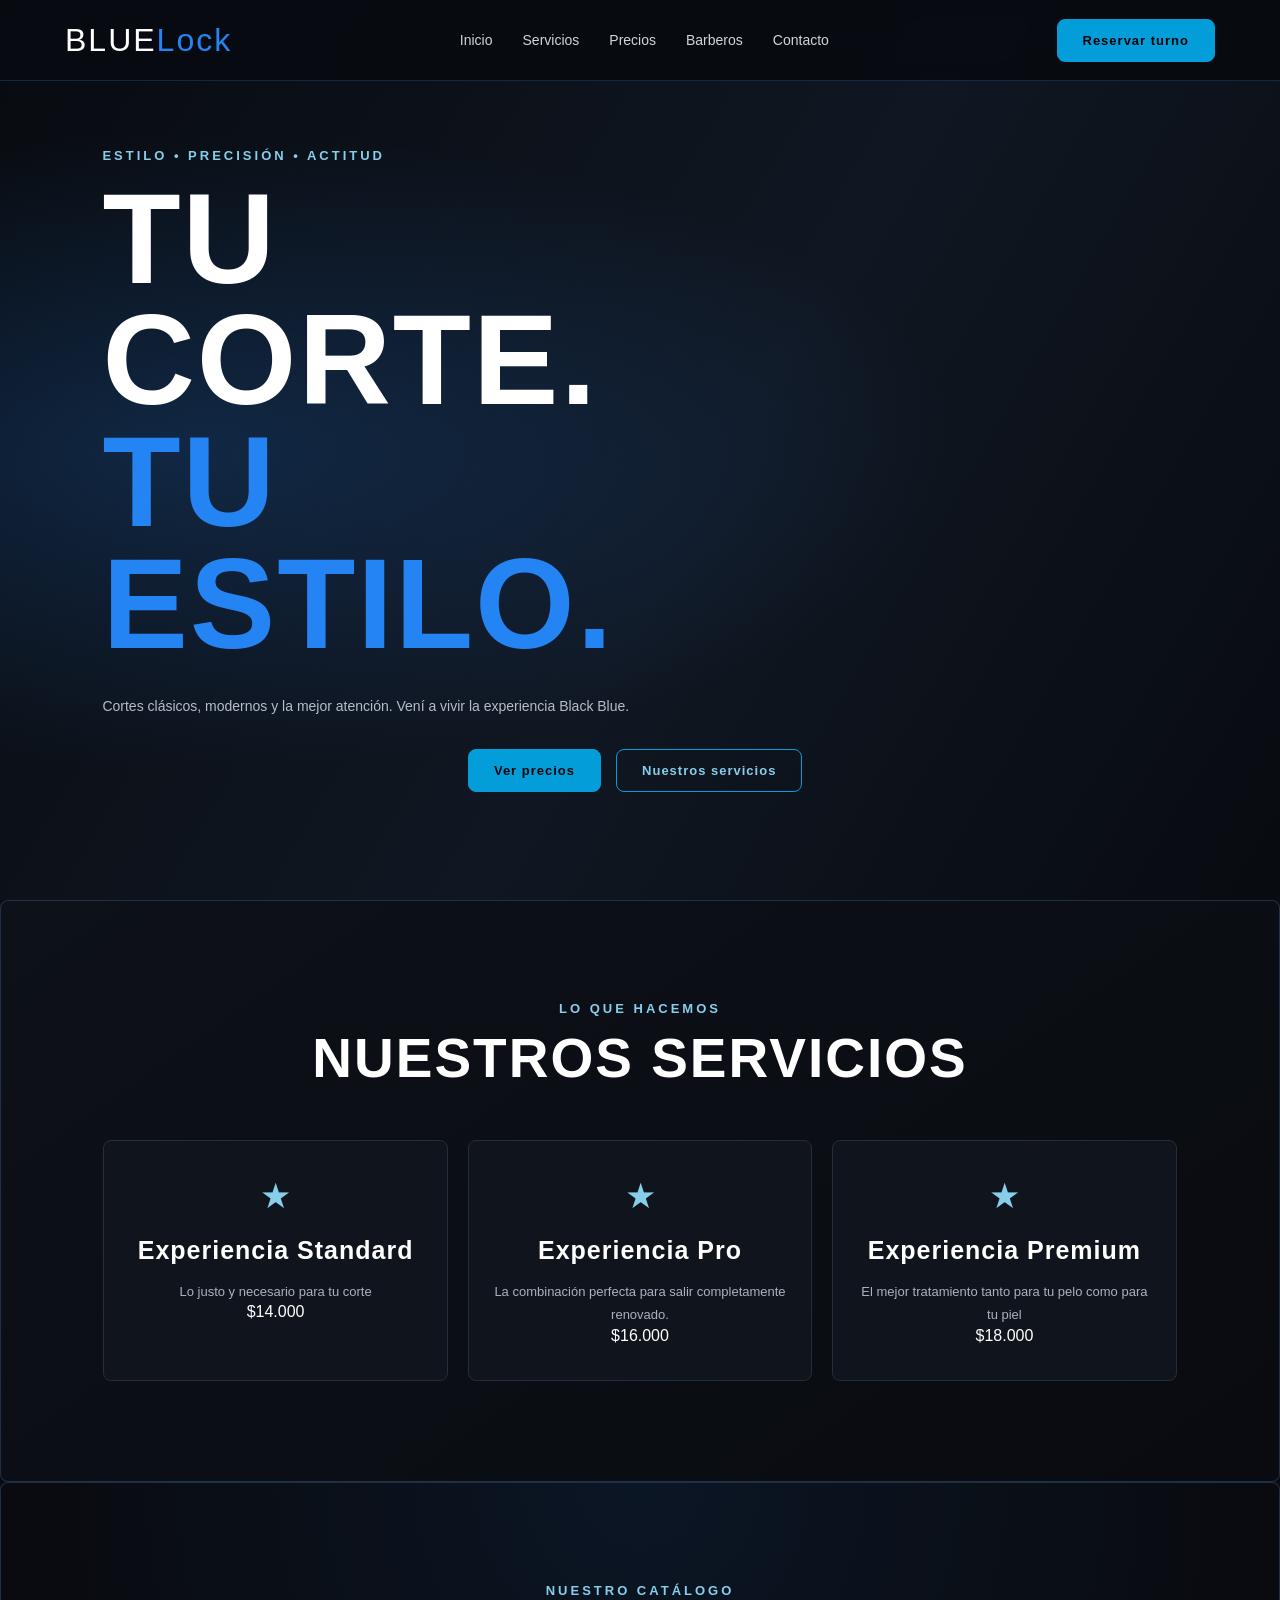
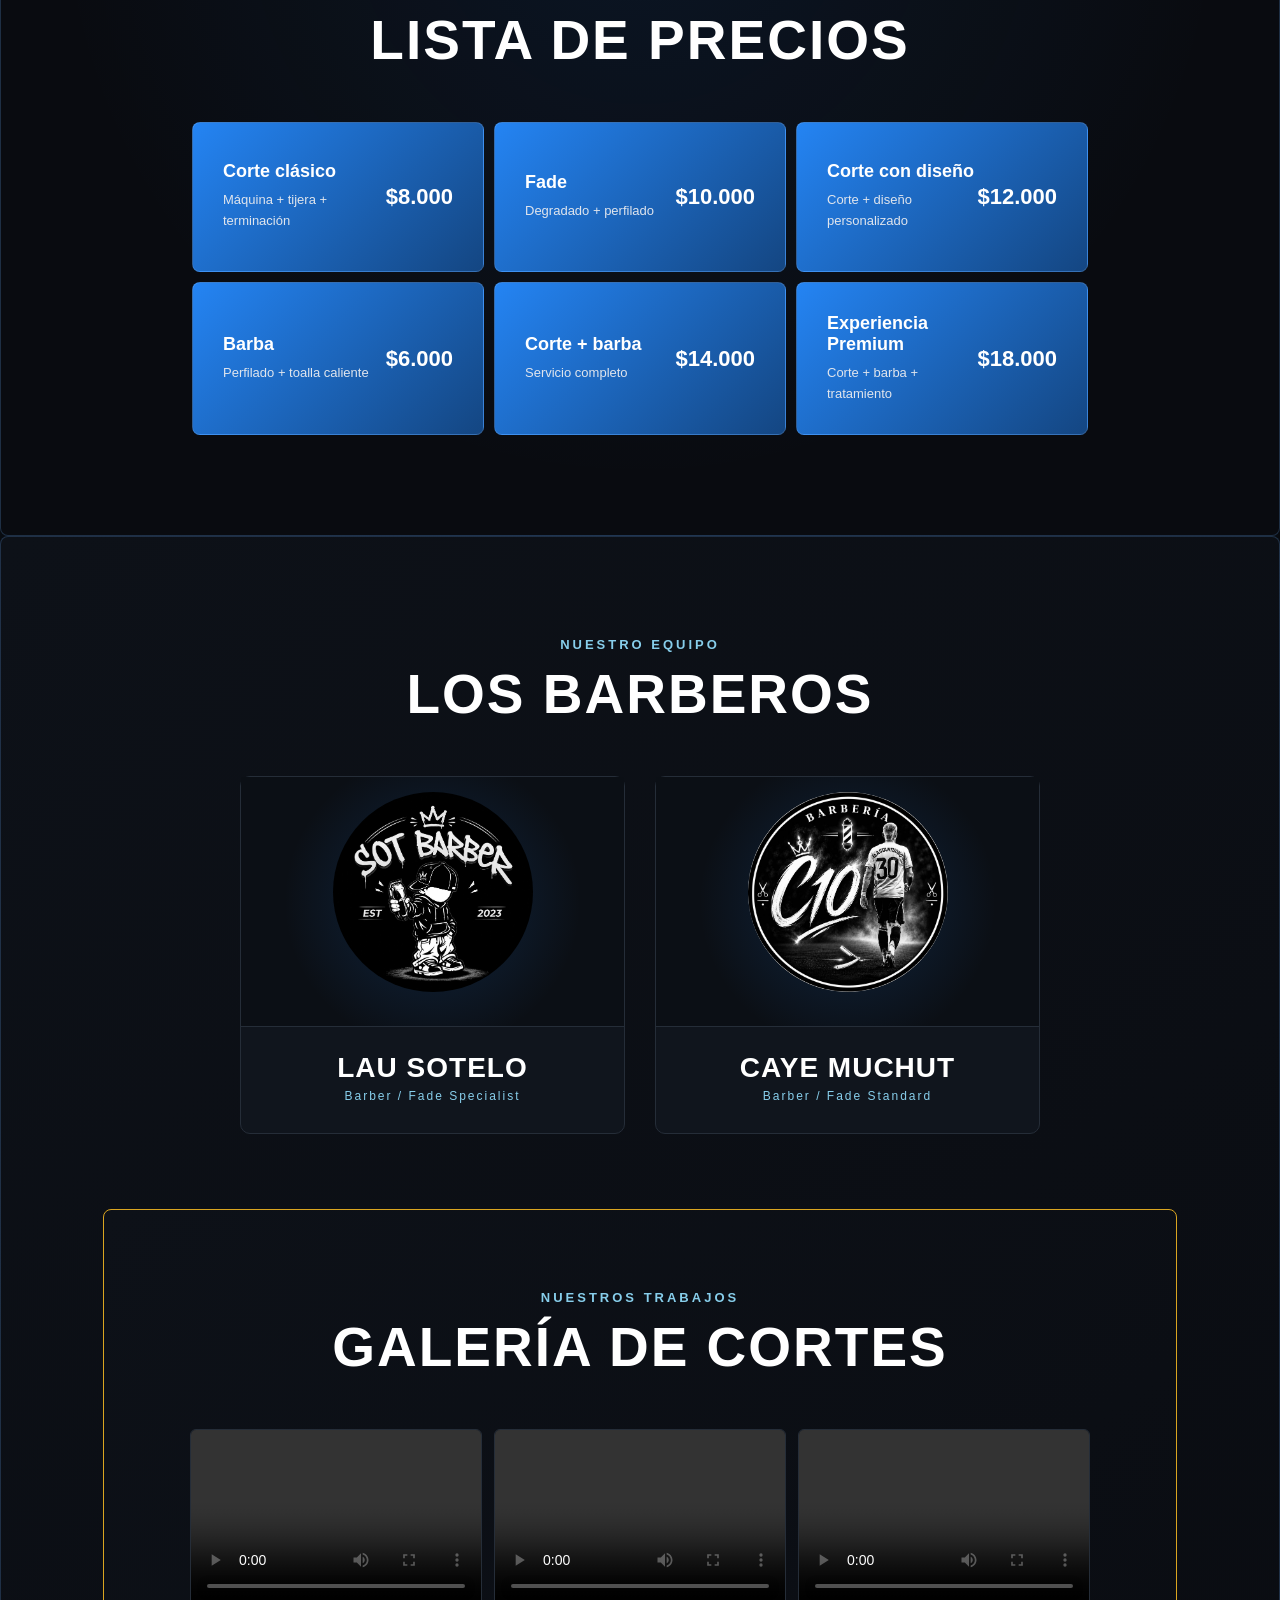
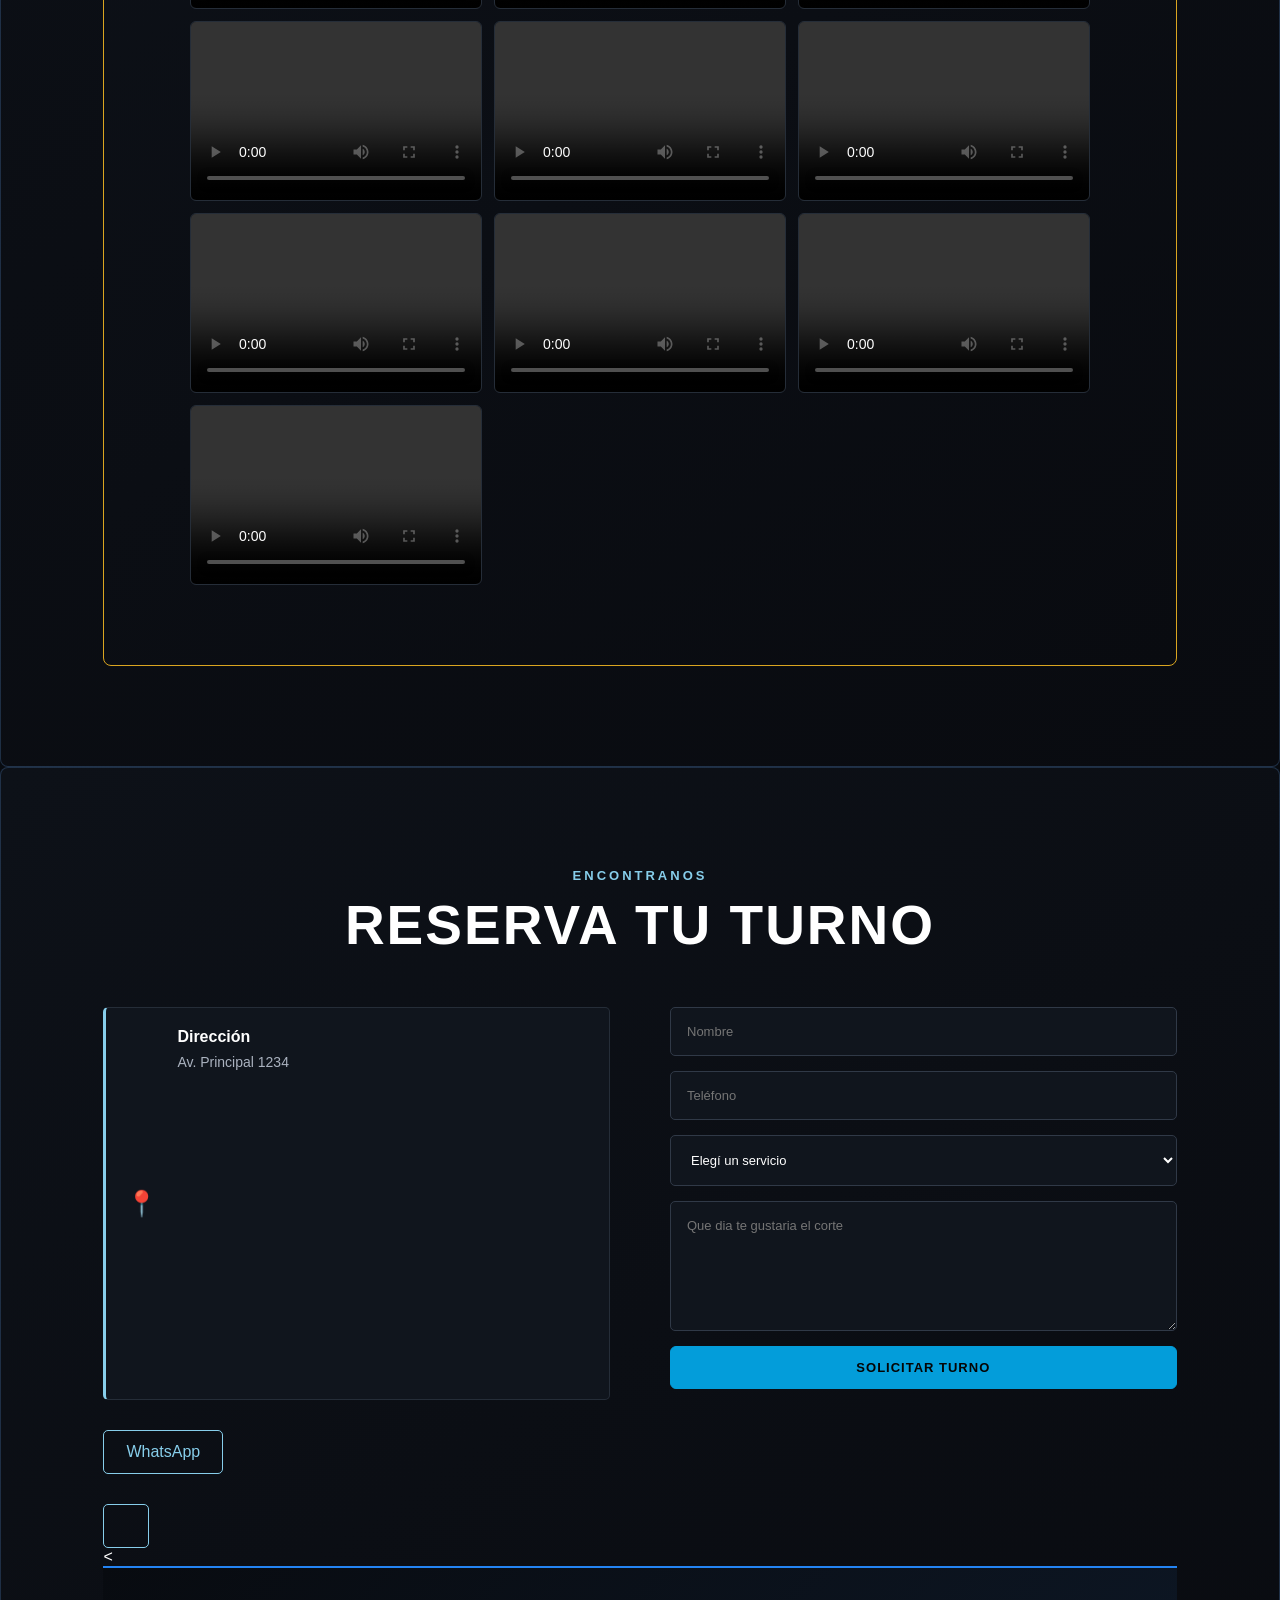
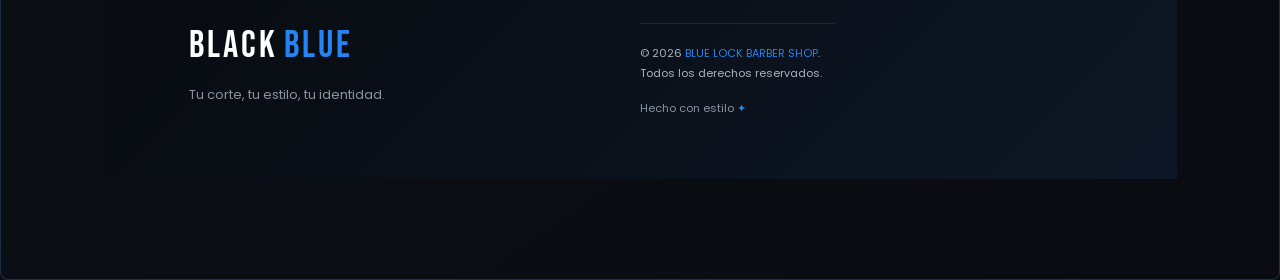
<file: paginaweb/index.html>
<!DOCTYPE html>
<html lang="es">

<head>
    <meta charset="UTF-8">
    <meta name="viewport" content="width=device-width, initial-scale=1.0">
    <title>Blue Lock Barber Shop</title>

    <link rel="preconnect" href="https://fonts.googleapis.com">
    <link rel="preconnect" href="https://fonts.gstatic.com" crossorigin>
    <link rel="stylesheet" href="pag3.css">
    <link
        href="https://fonts.googleapis.com/css2?family=Bebas+Neue&family=Poppins:wght@300;400;500;600;700&display=swap"
        rel="stylesheet">


</head>



<body>


    <header class="header">
        <nav class="navbar">
            <a href="#" class="logo">
                BLUE<span>Lock</span>
            </a>

            <ul class="nav-links">
                <li><a href="#inicio">Inicio</a></li>
                <li><a href="#servicios">Servicios</a></li>
                <li><a href="#precios">Precios</a></li>
                <li><a href="#barberos">Barberos</a></li>
                <li><a href="#contacto">Contacto</a></li>
            </ul>

            <a href="#contacto" class="btn">Reservar turno</a>
        </nav>
    </header>


    <section class="gold" id="inicio">
        <div class="gold-content">
            <p class="subtitle">ESTILO • PRECISIÓN • ACTITUD</p>

            <h1>
                TU CORTE.<br>
                <span>TU ESTILO.</span>
            </h1>

            <p class="gold-text">
                Cortes clásicos, modernos y la mejor atención.
                Vení a vivir la experiencia Black Blue.
            </p>

            <div class="gold-buttons">
                <a href="#precios" class="btn">Ver precios</a>
                <a href="#servicios" class="btn btn-outline">Nuestros servicios</a>
            </div>
        </div>
    </section>

    <section class="section" id="servicio">
        <div class="section-title">
            <p>LO QUE HACEMOS</p>
            <h2>NUESTROS SERVICIOS</h2>
        </div>

        <div id="servicios">
            <article class="service-card">
                <div class="service-icon">★</div>
                <h3>Experiencia Standard</h3>
                <p>
                    Lo justo y necesario para tu corte
                </p>
                <span>$14.000</span>
            </article>

            <article class="service-card">
                <div class="service-icon">★</div>
                <h3>Experiencia Pro</h3>
                <p>
                    La combinación perfecta para salir
                    completamente renovado.
                </p>
                <span>$16.000</span>
            </article>

            <article class="service-card">
                <div class="service-icon">★</div>
                <h3>Experiencia Premium</h3>
                <p>
                    El mejor tratamiento tanto para tu pelo como para tu piel
                </p>
                <span>$18.000</span>
            </article>
        </div>
    </section>
    <section class="prices-section" id="precios">
        <div class="section-title">
            <p>NUESTRO CATÁLOGO</p>
            <h2>LISTA DE PRECIOS</h2>
        </div>

        <div class="price-list">

            <div class="price-item">
                <div>
                    <h3>Corte clásico</h3>
                    <p>Máquina + tijera + terminación</p>
                </div>
                <strong>$8.000</strong>
            </div>

            <div class="price-item">
                <div>
                    <h3>Fade</h3>
                    <p>Degradado + perfilado</p>
                </div>
                <strong>$10.000</strong>
            </div>

            <div class="price-item">
                <div>
                    <h3>Corte con diseño</h3>
                    <p>Corte + diseño personalizado</p>
                </div>
                <strong>$12.000</strong>
            </div>

            <div class="price-item">
                <div>
                    <h3>Barba</h3>
                    <p>Perfilado + toalla caliente</p>
                </div>
                <strong>$6.000</strong>
            </div>

            <div class="price-item">
                <div>
                    <h3>Corte + barba</h3>
                    <p>Servicio completo</p>
                </div>
                <strong>$14.000</strong>
            </div>

            <div class="price-item">
                <div>
                    <h3>Experiencia Premium</h3>
                    <p>Corte + barba + tratamiento</p>
                </div>
                <strong>$18.000</strong>
            </div>

        </div>



    </section>

    <section class="section" id="barberos">
        <div class="section-title">
            <p>NUESTRO EQUIPO</p>
            <h2>LOS BARBEROS</h2>
        </div>

        <div class="barbers-grid">

            <article class="barber-card">
                <div class="barber-photo barber-1">
                    <span><img src="WhatsApp Image 2026-09-29 at 15.46.23.jpeg" alt=""></span>
                </div>
                <h3>LAU SOTELO</h3>
                <p>Barber / Fade Specialist</p>
            </article>

            <article class="barber-card">
                <div class="barber-photo barber-1">
                    <span><img src="logo barber.jpeg" alt=""></span>
                </div>
                <h3>CAYE MUCHUT</h3>
                <p>Barber / Fade Standard</p>
            </article>
        </div>

        <section class="gallery" id="galeria">


            <div class="section-title">
                <p>NUESTROS TRABAJOS</p>
                <h2>GALERÍA DE CORTES</h2>
            </div>

            <div class="gallery-grid">
                <div class="gallery-item"> <video src="corte1.mp4" controls></video> </div>
                <div class="gallery-item"> <video src="corte2.mp4" controls></video> </div>
                <div class="gallery-item"> <video src="corte3.mp4" controls></video> </div>
                <div class="gallery-item"> <video src="corte4.mp4" controls></video> </div>
                <div class="gallery-item"> <video src="corte5.mp4" controls></video> </div>
                <div class="gallery-item"> <video src="corte6.mp4" controls></video> </div>
                <div class="gallery-item"> <video src="corte7.mp4" controls></video> </div>
                <div class="gallery-item"> <video src="corte8.mp4" controls></video> </div>
                <div class="gallery-item"> <video src="corte9.mp4" controls></video> </div>
                <div class="gallery-item"> <video src="corte10.mp4" controls></video> </div>
            </div>

        </section>


    </section>
    <section class="contact" id="contacto">

        <div class="section-title">
            <p>ENCONTRANOS</p>
            <h2>RESERVA TU TURNO</h2>
        </div>

        <div class="contact-grid">

            <div class="contact-info">
                <div class="contact-item">
                    <span>📍</span>
                    <div>
                        <h3>Dirección</h3>
                        <p>Av. Principal 1234</p>
                        <iframe
                            src="https://www.google.com/maps/embed?pb=!1m18!1m12!1m3!1d3484.4854401359385!2d-59.64744952523362!3d-29.15036399039323!2m3!1f0!2f0!3f0!3m2!1i1024!2i768!4f13.1!3m3!1m2!1s0x944ebabd51a455f7%3A0xe380da6dedbdb65!2sEETP%20N%C2%B0%20462!5e0!3m2!1sen!2sar!4v1789754345424!5m2!1sen!2sar"
                            width="400" height="300" style="border:0;" allowfullscreen="" loading="lazy"
                            referrerpolicy="strict-origin-when-cross-origin"></iframe>
                    </div>
                </div>

                <div class="socials">
                    <a href="https://wa.me/5493482501317"> WhatsApp</a>

                </div>

                <div class="socials">
                    <a href="https://www.instagram.com/c10_barber/"><svg xmlns="http://www.w3.org/2000/svg"
                            viewBox="0 0 640 640"><!--!Font Awesome Free v7.3.1 by @fontawesome - https://fontawesome.com License - https://fontawesome.com/license/free Copyright 2026 Fonticons, Inc.-->
                            <path
                                d="M320.3 205C256.8 204.8 205.2 256.2 205 319.7C204.8 383.2 256.2 434.8 319.7 435C383.2 435.2 434.8 383.8 435 320.3C435.2 256.8 383.8 205.2 320.3 205zM319.7 245.4C360.9 245.2 394.4 278.5 394.6 319.7C394.8 360.9 361.5 394.4 320.3 394.6C279.1 394.8 245.6 361.5 245.4 320.3C245.2 279.1 278.5 245.6 319.7 245.4zM413.1 200.3C413.1 185.5 425.1 173.5 439.9 173.5C454.7 173.5 466.7 185.5 466.7 200.3C466.7 215.1 454.7 227.1 439.9 227.1C425.1 227.1 413.1 215.1 413.1 200.3zM542.8 227.5C541.1 191.6 532.9 159.8 506.6 133.6C480.4 107.4 448.6 99.2 412.7 97.4C375.7 95.3 264.8 95.3 227.8 97.4C192 99.1 160.2 107.3 133.9 133.5C107.6 159.7 99.5 191.5 97.7 227.4C95.6 264.4 95.6 375.3 97.7 412.3C99.4 448.2 107.6 480 133.9 506.2C160.2 532.4 191.9 540.6 227.8 542.4C264.8 544.5 375.7 544.5 412.7 542.4C448.6 540.7 480.4 532.5 506.6 506.2C532.8 480 541 448.2 542.8 412.3C544.9 375.3 544.9 264.5 542.8 227.5zM495 452C487.2 471.6 472.1 486.7 452.4 494.6C422.9 506.3 352.9 503.6 320.3 503.6C287.7 503.6 217.6 506.2 188.2 494.6C168.6 486.8 153.5 471.7 145.6 452C133.9 422.5 136.6 352.5 136.6 319.9C136.6 287.3 134 217.2 145.6 187.8C153.4 168.2 168.5 153.1 188.2 145.2C217.7 133.5 287.7 136.2 320.3 136.2C352.9 136.2 423 133.6 452.4 145.2C472 153 487.1 168.1 495 187.8C506.7 217.3 504 287.3 504 319.9C504 352.5 506.7 422.6 495 452z" />
                        </svg></a>

                </div>
            </div>

            <form class="contact-form" action="https://formsubmit.co/laureanosotelo345@gmail.com" method="POST">

                <input type="text" placeholder="Nombre" required name="nombre">

                <input type="tel" placeholder="Teléfono" required name="telefono">

                <select required name="servicio">
                    <option value="">Elegí un servicio</option>
                    <option>Corte clásico</option>
                    <option>Fade</option>
                    <option>Barba</option>
                    <option>Corte + Barba</option>
                    <option>Experiencia Premium</option>
                </select>

                <textarea placeholder="Que dia te gustaria el corte" name="Mensaje"></textarea>

                <button type="submit" class="btn">
                    SOLICITAR TURNO
                </button>

            </form>
        </div>
    <    

            <footer class="footer">
                <div class="footer-container">

                    <div class="footer-brand">
                        <a href="#inicio" class="footer-logo">
                            BLACK<span>BLUE</span>
                        </a>

                        <p>
                            Tu corte, tu estilo, tu identidad.

                        </p>
                    </div>


                    <div class="footer-bottom">
                        <p>
                            © 2026 <span> BLUE LOCK BARBER SHOP</span>.
                            Todos los derechos reservados.
                        </p>

                        <p class="footer-credit">
                            Hecho con estilo <span>✦</span>
                        </p>
                    </div>
            </footer>


</body>

</html>
</file>
<file: paginaweb/pag3.css>
:root {
    --gold: rgb(36, 132, 243);
    --black: #050505;
    --dark: #080808;
    --gray: #aaa;
}

* {
    margin: 0;
    padding: 0;
    box-sizing: border-box;
}

html {
    scroll-behavior: smooth;
}

body {
    background: #080b10;
    color: white;
    font-family: "Montserrat", sans-serif;
}

a {
    text-decoration: none;
}

ul {
    list-style: none;
}


.header {
    position: fixed;
    top: 0;
    left: 0;
    width: 100%;
    background: rgba(8, 11, 16, 0.94);
    backdrop-filter: blur(10px);
    border-bottom: 1px solid rgba(36, 132, 243, 0.25);
    z-index: 1000;
}

.navbar {
    max-width: 1200px;
    height: 80px;
    margin: auto;
    display: flex;
    align-items: center;
    justify-content: space-between;
    padding: 0 25px;
}

.logo {
    font-family: "Oswald", sans-serif;
    font-size: 32px;
    letter-spacing: 2px;
    color: white;
}

.logo span {
    color: rgb(36, 132, 243);
}

.nav-links {
    display: flex;
    gap: 30px;
}

.nav-links a {
    color: #d0d5dd;
    font-size: 14px;
    transition: 0.3s;
}

.nav-links a:hover {
    color: goldenrod;
}



.btn {
    display: inline-block;
    padding: 13px 25px;
    background: rgb(3, 157, 218);
    color: #050505;
    border-radius: 8px;
    font-weight: 700;
    font-size: 13px;
    letter-spacing: 1px;
    border: 1px solid rgb(3, 157, 218);
    transition: 0.3s;
}

.btn:hover {
    background: linear-gradient(
        135deg,
        rgb(36, 132, 243),
        #080b10
    );
    color: white;
}

.btn-outline {
    background: transparent;
    color: skyblue;
}


.gold {
    min-height: 100vh;
    display: flex;
    align-items: center;
    padding: 120px 8% 80px;
    background:
        radial-gradient(
            ellipse at 15% 50%,
            rgba(36, 132, 243, 0.20),
            transparent 50%
        ),
        linear-gradient(
            120deg,
            #080b10,
            #101722 55%,
            #080b10
        );
}

.gold-content {
    max-width: 700px;
}

.subtitle,
.section-title p,
.cta p {
    color: skyblue;
    font-size: 13px;
    font-weight: 600;
    letter-spacing: 3px;
}

.gold h1 {
    margin: 15px 0;
    font-family: "Oswald", sans-serif;
    font-size: clamp(70px, 10vw, 130px);
    line-height: 0.95;
    letter-spacing: 2px;
}

.gold h1 span {
    color: rgb(36, 132, 243);
}

.gold-text {
    max-width: 550px;
    margin: 30px 0;
    color: #b6bdc8;
    line-height: 1.8;
    font-size: 14px;
}

.gold-buttons {
    display: flex;
    gap: 15px;
    justify-content: end;
}



.section {
    padding: 100px 8%;
    background: linear-gradient(145deg, #0d1118, #090b10);
    border: 1px solid rgba(80, 130, 190, 0.30);
    border-radius: 8px;
}

.section-title {
    text-align: center;
    margin-bottom: 50px;
}

.section-title h2 {
    font-family: "Oswald", sans-serif;
    font-size: 55px;
    letter-spacing: 2px;
    margin-top: 10px;
}



#servicios {
    max-width: 1100px;
    margin: auto;
    display: grid;
    grid-template-columns: repeat(3, 1fr);
    gap: 20px;
}

.service-card {
    background: #10151d;
    border: 1px solid #252d38;
    border-radius: 8px;
    padding: 35px 25px;
    text-align: center;
    transition: 0.3s;
}

.service-card:hover {
    transform: translateY(-6px);
    border-color: goldenrod;
}

.service-icon {
    font-size: 35px;
    color: skyblue;
    margin-bottom: 20px;
}

.service-card h3 {
    font-family: "Oswald", sans-serif;
    font-size: 25px;
    letter-spacing: 1px;
    margin-bottom: 15px;
}

.service-card p {
    color: #aab2bf;
    font-size: 13px;
    line-height: 1.8;
}



.prices-section {
    padding: 100px 8%;
    background:
        radial-gradient(
            ellipse at top,
            rgba(36, 132, 243, 0.09),
            transparent 65%
        ),
        #090b10;
    border: 1px solid rgba(80, 130, 190, 0.30);
    border-radius: 8px;
}


.price-list {
    width: 70vw;
    max-width: 1000px;
    margin: auto;
    display: grid;
    grid-template-columns: repeat(3, 1fr);
    gap: 10px;
}

.price-item {
    background: linear-gradient(
        135deg,
        rgb(36, 132, 243),
        rgb(20, 70, 130)
    );
    min-height: 150px;
    padding: 30px;
    display: flex;
    justify-content: space-between;
    align-items: center;
    border: 1px solid rgba(255, 255, 255, 0.12);
    border-radius: 8px;
    transition: 0.3s;
}

.price-item:hover {
    transform: translateY(-8px);
    background: linear-gradient(
        135deg,
        goldenrod,
        #080b10
    );
}

.price-item h3 {
    font-size: 18px;
    margin-bottom: 8px;
}

.price-item p {
    color: #e0e5ed;
    font-size: 13px;
    line-height: 1.6;
}

.price-item strong {
    font-size: 22px;
    color: white;
    white-space: nowrap;
}



.barbers-grid {
    max-width: 800px;
    margin: auto;
    display: grid;
    grid-template-columns: repeat(2, 1fr);
    gap: 30px;
    margin-bottom: 75px;
}

.barber-card {
     background: #10151d;
    border: 1px solid #252d38;
    text-align: center;
    padding-bottom: 30px;
    border-radius: 10px;
  }
  
img {
    height: 200px;
    width: 200px;
    border-radius: 250px;
}

.barber-card:hover {
    border-color: goldenrod;
    transform: translateY(-5px);
}

.barber-photo {
    height: 250px;
    display: flex;
    align-items: center;
    justify-content: center;
    background:
        radial-gradient(
            circle at center,
            rgba(36, 132, 243, 0.20),
            transparent 65%
        ),
        #0b0f15;
    border-bottom: 1px solid #252d38;
}

.barber-photo span {
    font-family: "Oswald", sans-serif;
    font-size: 80px;
    color: rgb(36, 132, 243);
}

.barber-card h3 {
    font-family: "Oswald", sans-serif;
    font-size: 28px;
    letter-spacing: 1px;
    margin-top: 25px;
}

.barber-card p {
    color: skyblue;
    font-size: 12px;
    letter-spacing: 2px;
    margin-top: 5px;
}



.gallery {
    padding: 80px 8%;
    background: linear-gradient(145deg, #0d1118, #090b10);
    border: 1px solid goldenrod;
    border-radius: 8px;
}

.gallery-grid {
    max-width: 1000px;
    margin: auto;
    display: grid;
    grid-template-columns: repeat(auto-fit, minmax(220px, 1fr));
    gap: 12px;
}

.gallery-item {
    width: 100%;
    height: 180px;
    background: #10151d;
    border: 1px solid #252d38;
    border-radius: 6px;
    overflow: hidden;
    transition: 0.3s;
}

.gallery-item:hover {
    transform: scale(1.03);
    border-color: goldenrod;
}

.gallery-item img {
    width: 100%;
    height: 100%;
    object-fit: cover;
    border-radius: 0;
    display: block;
}

.gallery-item video {
    width: 100%;
    height: 100%;
    object-fit: cover;
    object-position: center;
}


.cta {
    padding: 70px 8%;
    background: linear-gradient(
        110deg,
        #0d121a,
        #151d29,
        #0b0f15
    );
    display: flex;
    align-items: center;
    justify-content: space-between;
    border-top: 1px solid rgba(36, 132, 243, 0.25);
    border-bottom: 1px solid rgba(36, 132, 243, 0.25);
}

.cta h2 {
    font-family: "Oswald", sans-serif;
    font-size: 48px;
    letter-spacing: 1px;
    margin-top: 8px;
}



.contact {
    padding: 100px 8%;
    background: linear-gradient(145deg, #0d1118, #090b10);
    border: 1px solid rgba(80, 130, 190, 0.30);
    border-radius: 8px;
}

.contact-grid {
    max-width: 1100px;
    margin: auto;
    display: grid;
    grid-template-columns: 1fr 1fr;
    gap: 60px;
}

.contact-info {
    display: flex;
    flex-direction: column;
    gap: 20px;
}

.contact-item {
    display: flex;
    align-items: center;
    gap: 20px;
    padding: 20px;
    background: #10151d;
    border: 1px solid #252d38;
    border-left: 3px solid skyblue;
    border-radius: 5px;
}

.contact-item > span {
    font-size: 25px;
}

.contact-item h3 {
    font-size: 16px;
    margin-bottom: 5px;
}

.contact-item p {
    color: #aab2bf;
    font-size: 14px;
    line-height: 1.7;
}



.socials {
    margin-top: 10px;
}

.socials a {
    display: inline-block;
    padding: 12px 22px;
    border: 1px solid skyblue;
    border-radius: 5px;
    color: skyblue;
    transition: 0.3s;
}

.socials a:hover {
    background: skyblue;
    color: #050505;
}



.contact-form {
    display: flex;
    flex-direction: column;
    gap: 15px;
}

.contact-form input,
.contact-form select,
.contact-form textarea {
    width: 100%;
    padding: 16px;
    background: #10151d;
    border: 1px solid #303947;
    border-radius: 5px;
    color: white;
    font-family: "Montserrat", sans-serif;
    font-size: 13px;
    outline: none;
    transition: 0.3s;
}

.contact-form input:focus,
.contact-form select:focus,
.contact-form textarea:focus {
    border-color: skyblue;
}

.contact-form textarea {
    min-height: 130px;
    resize: vertical;
}

.contact-form select {
    cursor: pointer;
}

.contact-form button {
    cursor: pointer;
    font-family: "Montserrat", sans-serif;
    border-radius: 6px;
}



.footer {
    background: linear-gradient(135deg, #080b10, #0d1725);
    border-top: 2px solid rgb(36, 132, 243);
    padding: 55px 8% 20px;
    color: #aab2bf;
    font-family: "Poppins", sans-serif;
}

.footer-container {
    max-width: 1200px;
    margin: auto;
    display: grid;
    grid-template-columns: 2fr 1fr 1fr;
    gap: 60px;
    padding-bottom: 40px;
}

.footer-logo {
    display: inline-block;
    font-family: "Bebas Neue", sans-serif;
    font-size: 38px;
    letter-spacing: 3px;
    color: white;
    margin-bottom: 15px;
}

.footer-logo span {
    color: rgb(36, 132, 243);
    margin-left: 6px;
}

.footer-brand p {
    max-width: 350px;
    font-size: 13px;
    line-height: 1.9;
    color: #8993a1;
}

.footer-bottom {
    max-width: 1200px;
    margin: auto;
    padding-top: 20px;
    border-top: 1px solid rgba(36, 132, 243, 0.22);
    display: flex;
    justify-content: space-between;
    align-items: center;
    gap: 15px;
    flex-wrap: wrap;
    font-size: 11px;
    line-height: 1.8;
}

.footer-bottom span {
    color: rgb(36, 132, 243);
}

.footer-credit {
    color: #8993a1;
}
</file>
